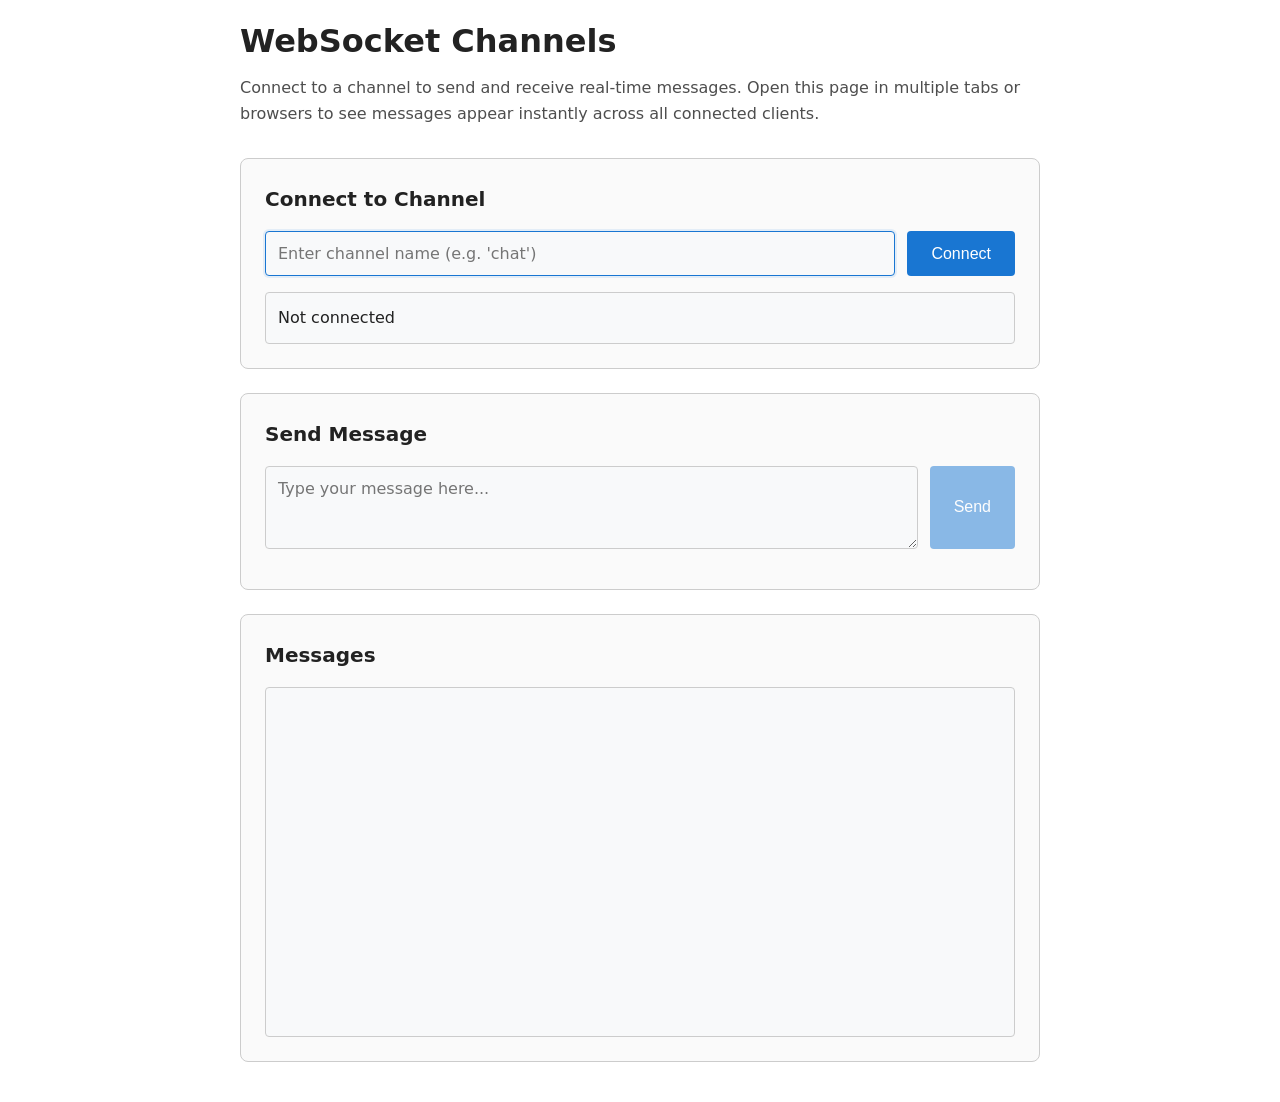
<file: channels-examples/index.html>
<!DOCTYPE html>
<html>
  <head>
    <meta charset="utf-8" />
    <meta name="viewport" content="width=device-width,initial-scale=1" />
    <title>WebSocket Channels Example</title>
    <link rel="stylesheet" href="https://pyscript.net/releases/2025.11.2/core.css">
    <script type="module" src="https://pyscript.net/releases/2025.11.2/core.js"></script>
    <link rel="stylesheet" href="style.css">
  </head>
  <body>
    <main>
      <h1>WebSocket Channels</h1>
      <p class="intro">
        Connect to a channel to send and receive real-time messages.
        Open this page in multiple tabs or browsers to see messages appear
        instantly across all connected clients.
      </p>

      <section class="connection">
        <h2>Connect to Channel</h2>
        <div class="input-group">
          <input
            type="text"
            id="channel-input"
            placeholder="Enter channel name (e.g. 'chat')"
            autofocus
          />
          <button id="connect-button">Connect</button>
        </div>
        <div id="status" class="status">Not connected</div>
      </section>

      <section class="messaging">
        <h2>Send Message</h2>
        <div class="input-group">
          <textarea
            id="message-input"
            placeholder="Type your message here..."
            rows="3"
            disabled
          ></textarea>
          <button id="send-button" disabled>Send</button>
        </div>
      </section>

      <section class="output-section">
        <h2>Messages</h2>
        <div id="output" class="output"></div>
      </section>
    </main>

    <script type="mpy" src="./main.py"></script>
  </body>
</html>
</file>
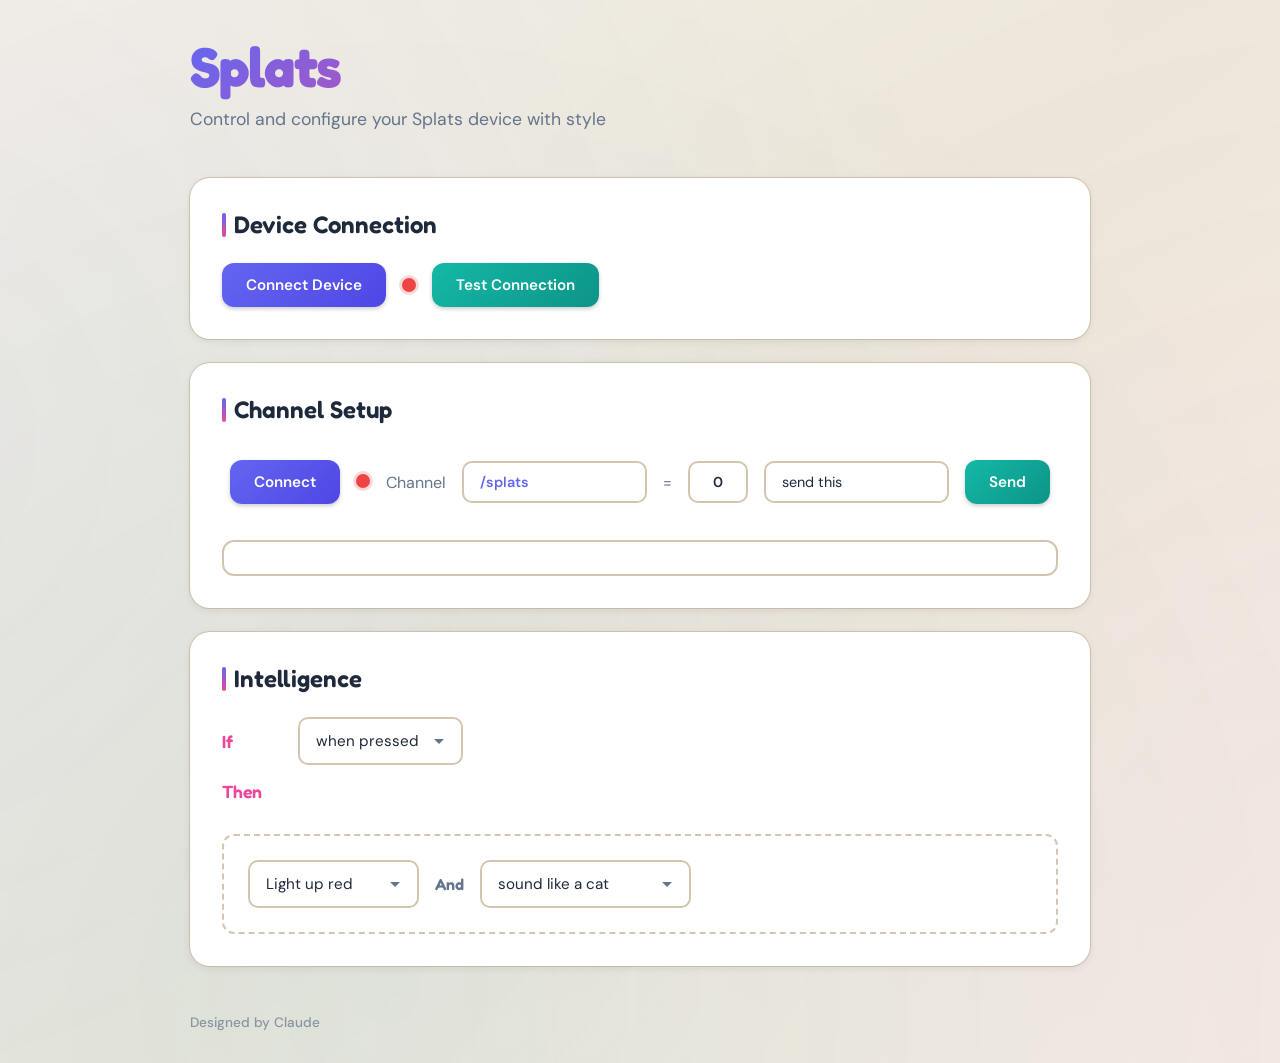
<file: If_Splats/index.html>
<!DOCTYPE html>
<html lang="en">
<head>
    <title>If Splats</title>
    <!-- Recommended meta tags -->
    <meta charset="UTF-8">
    <meta name="viewport" content="width=device-width,initial-scale=1.0">
    <!-- PyScript CSS -->
    <link rel="stylesheet" href="https://pyscript.net/releases/2026.2.1/core.css">
    <!-- This script tag bootstraps PyScript -->
    <script type="module" src="https://pyscript.net/releases/2026.2.1/core.js"></script>
    
    <!-- Google Fonts -->
    <link rel="preconnect" href="https://fonts.googleapis.com">
    <link rel="preconnect" href="https://fonts.gstatic.com" crossorigin>
    <link href="https://fonts.googleapis.com/css2?family=Fredoka:wght@400;500;600;700&family=DM+Sans:wght@400;500;600&display=swap" rel="stylesheet">

    <!-- my CSS -->
    <link rel="stylesheet" href="styles.css">

</head>
<body>
    <script type="mpy" src="./main.py" config="./pyscript.json" env='splats' setup></script>
    
    <div class="container"> 
        <h1>Splats</h1>
        <p class="subtitle">Control and configure your Splats device with style</p>
        
        <div class="card">
            <h3>Device Connection</h3>
            <div class="connection-controls">
                <button id="ble">Connect Device</button>
                <div class="status-indicator inactive" id="live"></div>
                <button id="test">Test Connection</button>
            </div>
        </div>
        
        <div class="card" id="all_things_channels">
            <h3>Channel Setup</h3>
            <table>    
                <tr>
                    <td><button id="channel_connect">Connect</button></td>
                    <td><div class="status-indicator inactive" id="liveChan"></div></td>
                    <td style="color: var(--text-secondary);">Channel</td>
                    <td><input id="topic" maxlength="50" type="text" value="/splats"></td>
                    <td style="color: var(--text-secondary); text-align: center;">=</td>
                    <td><label id="channelValue">0</label></td>
                    <td><input id="payload" maxlength="50" type="text" value="send this"></td>
                    <td><button id="send">Send</button></td>
                </tr>
            </table>
            <div id="activity"></div>
        </div>
        
        <div class="card">
            <h3>Intelligence</h3>
            <div class="intelligence-flow">
                <div class="flow-row">
                    <span class="flow-label">If</span>
                    <select id="waitfor">
                        <option value="press">when pressed</option>
                        <option value="release">when released</option>
                        <option value="chan">when channel</option>
                    </select>
                </div>
                
                <div class="flow-row">
                    <span class="flow-label">Then</span>
                </div>
                
                <div id="action">
                    <div class="action-row">
                        <select id="do_light">
                            <option value="nix">no lights</option>
                            <option value="0" selected>Light up red</option>
                            <option value="1">Light up orange</option>
                            <option value="2">Light up yellow</option>
                            <option value="3">Light up green</option>
                            <option value="4">Light up blue</option>
                            <option value="5">Light up indigo</option>
                            <option value="6">Light up violet</option>
                            <option value="7">Light up white</option>
                        </select>
                    </div>
                    <div class="action-row">
                        <span class="connector">And</span>
                        <select id="do_sound">
                            <option value="nada">no sound</option>
                            <option value="0" selected>sound like a cat</option>
                            <option value="1">sound like a chicken</option>
                            <option value="2">sound like a cow</option>
                            <option value="3">sound like a dog</option>
                            <option value="4">sound like a pig</option>
                            <option value="5">sound like a duck</option>
                            <option value="6">sound like a elephant</option>
                            <option value="7">sound like a horse</option>
                            <option value="note">play a note</option>
                        </select>
                        <div id="note-container" style="display: none;">
                            <select id="do_note">
                                <option value="1" selected>C</option>
                                <option value="2">D</option>
                                <option value="3">E</option>
                                <option value="4">F</option>
                                <option value="5">G</option>
                                <option value="6">A</option>
                                <option value="7">B</option>
                            </select>
                            
                        </div>
                    </div>
                </div>
            </div>
        </div>
        
        <div class="designer-credit">Designed by Claude</div>
    </div>
    
    <script>
        // Show/hide MIDI note input based on sound selection
        const soundSelect = document.getElementById('do_sound');
        const NoteContainer = document.getElementById('note-container');
        const NoteInput = document.getElementById('do_note');
        
        soundSelect.addEventListener('change', function() {
            if (this.value === 'note') {
                NoteContainer.style.display = 'block';
                // Trigger animation by removing and re-adding
                NoteInput.style.animation = 'none';
                setTimeout(() => {
                    NoteInput.style.animation = 'fadeIn 0.3s ease-out';
                }, 10);
                // Focus on input for better UX
                setTimeout(() => NoteInput.focus(), 100);
            } else {
                NoteContainer.style.display = 'none';
            }
        });
    </script>
    
    <script type="mpy-editor" env='splats'>
        print(await myHub.readBattery())
    </script>
</body>
</html>
</file>
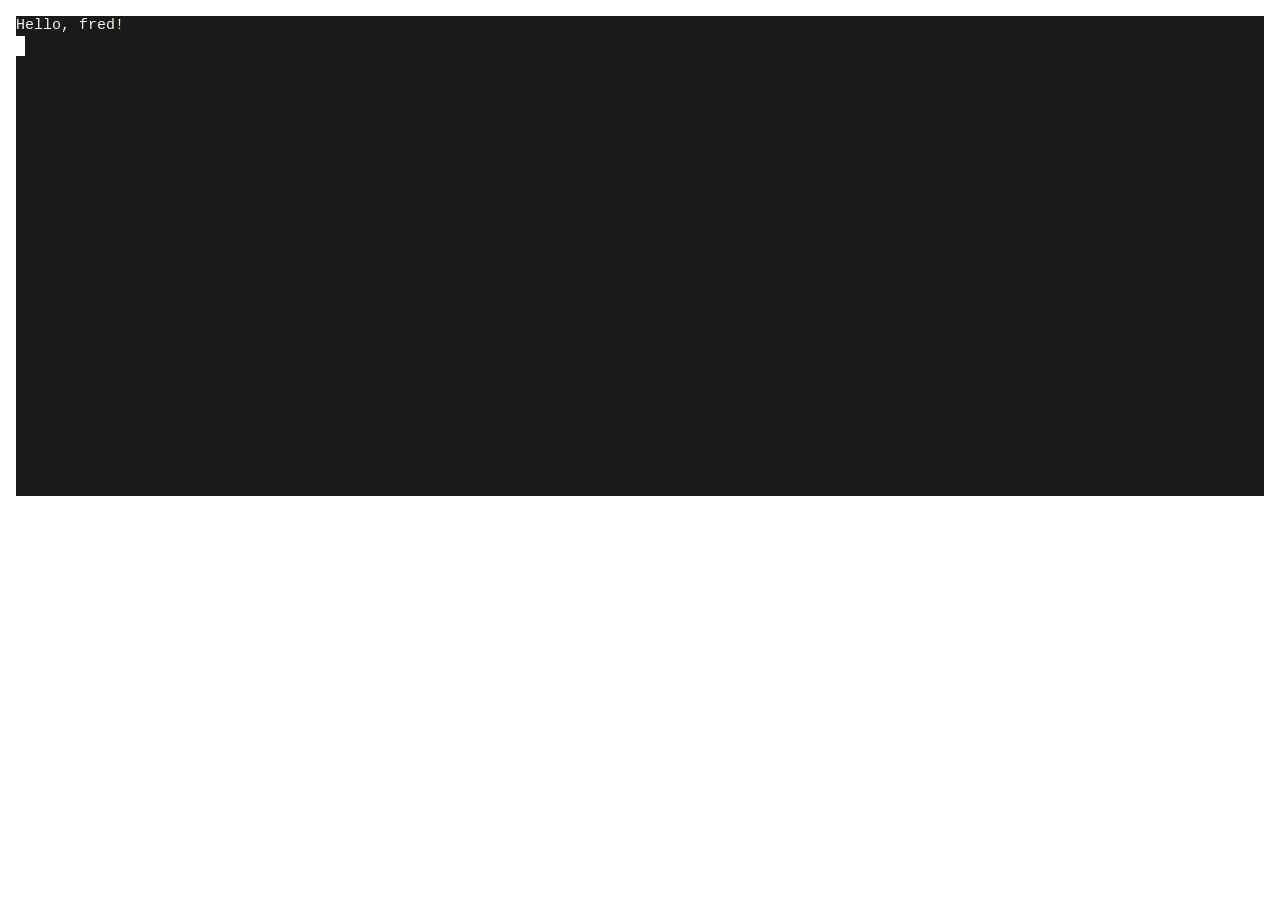
<file: my_project/index.html>
<!DOCTYPE html>
<html>
  <head>
    <meta charset="utf-8" />
    <meta name="viewport" content="width=device-width,initial-scale=1" />
    <title>my_project</title>
    <link rel="stylesheet" href="./pyscript/core.css">
    <script type="module" src="./pyscript/core.js" offline></script>
    <link rel="stylesheet" href="./style.css">
  </head>
  <body>
    <script type="mpy" src="./main.py" config="./settings.json" terminal></script>
  </body>
</html>
</file>
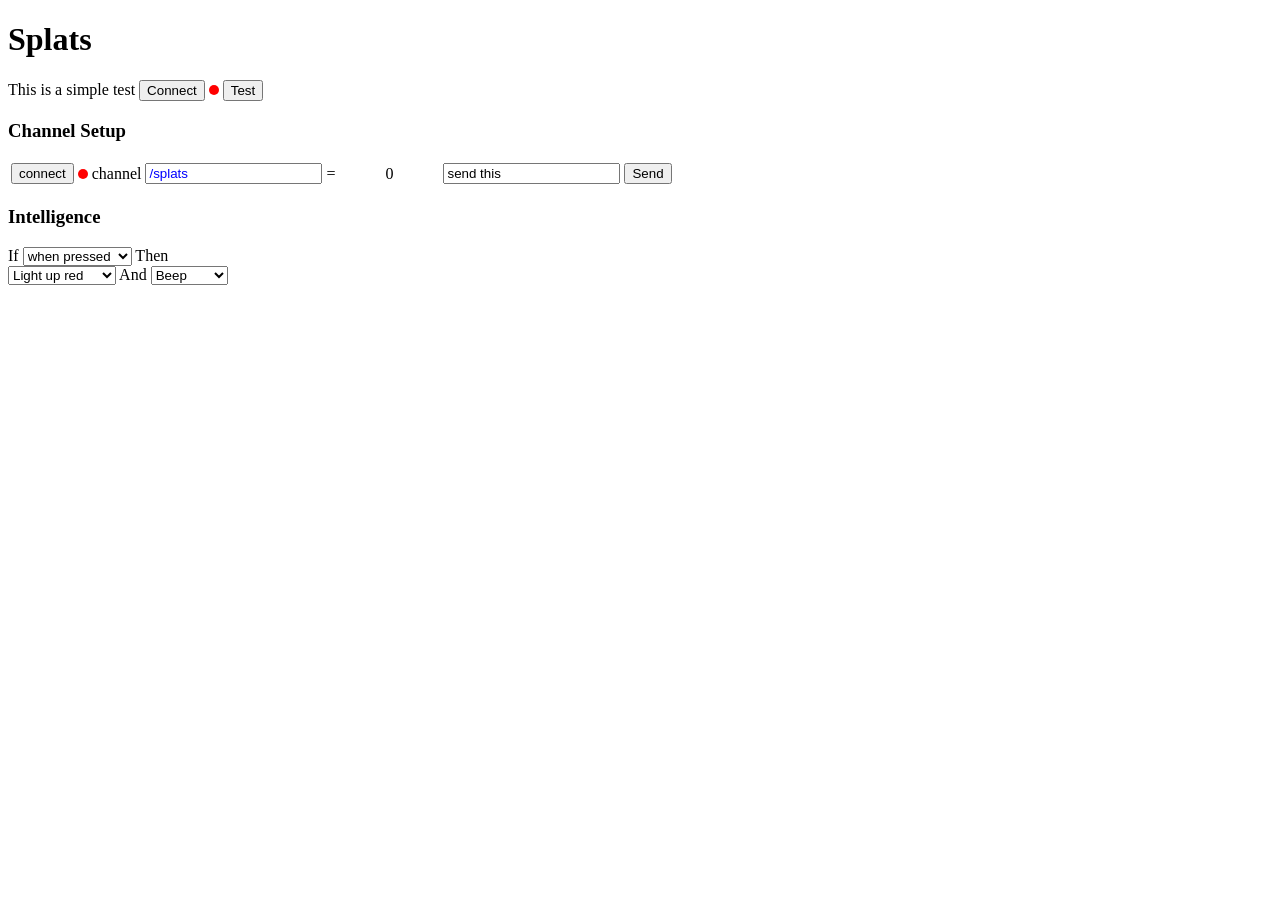
<file: If_Splats/index-copy.html>
<!DOCTYPE html>
<html lang="en">
<head>
    <title>If Splats</title>

    <!-- Recommended meta tags -->
    <meta charset="UTF-8">
    <meta name="viewport" content="width=device-width,initial-scale=1.0">

    <!-- PyScript CSS -->
    <link rel="stylesheet" href="https://pyscript.net/releases/2026.2.1/core.css">

    <!-- This script tag bootstraps PyScript -->
    <script type="module" src="https://pyscript.net/releases/2026.2.1/core.js"></script>
</head>
<body>
    <h1>Splats</h1>
    This is a simple test 
    <script type="mpy-editor" src="./main.py" config="./pyscript.toml" env='splats' setup></script>
    
    <button id = "ble">Connect</button>
    <div id = 'live' style="background-color: red; width: 10px; height: 10px; border-radius: 5px; display: inline-block;"></div>
    <button id = "test">Test</button>

    <div id='all_things_channels'>
        <h3 id = 'title'>Channel Setup</h3>
        <table>    
          <tr>
            <td><button id = 'channel_connect'>connect</button></td>
            <td><div id = 'liveChan' style="background-color: red; width: 10px; height: 10px; border-radius: 5px; display: inline-block;"></div> </td>
            <td>channel </td>
            <td><input id = 'topic' maxlength = 50 type='text' value = '/splats' style = 'color:#0000FF'></td>
            <td> = </td>
            <td style="width: 100px; text-align: center"><label id = "channelValue">0</label></td>
            <td><input id = 'payload' maxlength = 50 type='text' value = 'send this'></td>
            <td><button id = "send">Send</button></td>
          </tr>
        </table>
     <div style = 'color:#0000FF; width: 800px' id = "activity"></div>
    </div>

    <div>
        <h3>Intelligence</h3>
        If  
        <select id="waitfor">
        <option value="press">when pressed</option>
        <option value="release">when released</option>
        <option value="chan">when channel</option>
    </select>
    Then 
    <div id="action">
        <select id="do_light">
            <option value="nix">no lights</option>
            <option value="red" selected>Light up red</option>
            <option value="green">Light up green</option>
        </select>
        And
         <select id="do_sound">
            <option value="nada">no sound</option>
            <option value="beep"selected>Beep</option>
            <option value="bang">Bang</option>
        </select>
   </div>

    </div>
    <script type="mpy-editor" env='splats'>
        print(await myHub.readBattery())
        
    </script>
    </body>
</html>
</file>
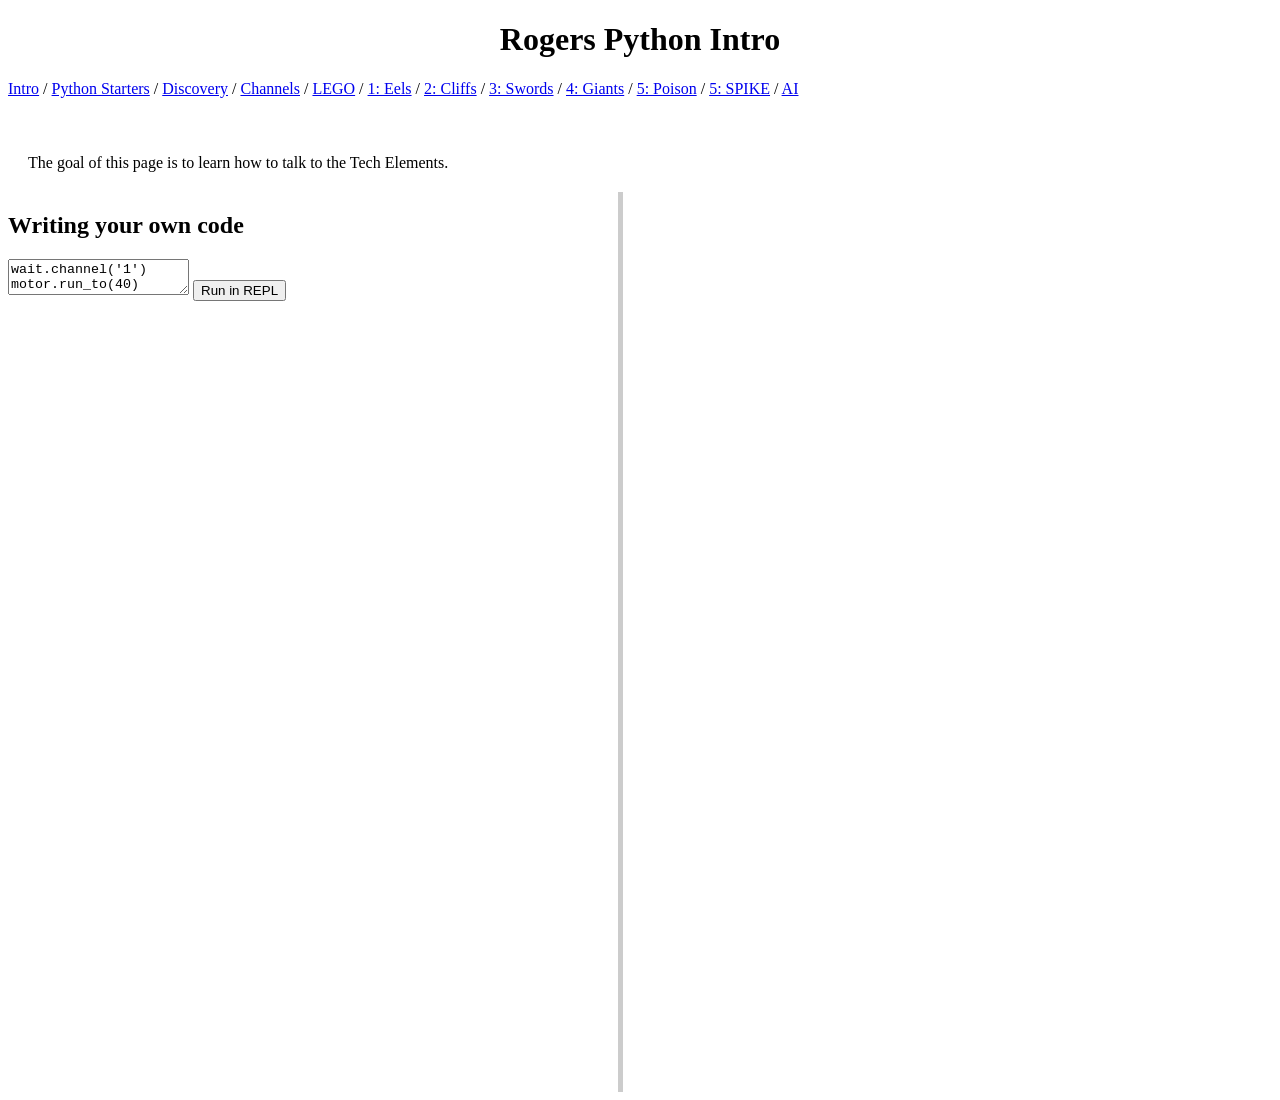
<file: testing_copy/4_techElements.html>
<!DOCTYPE html>
<html lang="en">
<head>
    <title>REPL</title>

    <!-- Recommended meta tags -->
    <meta charset="UTF-8">
    <meta name="viewport" content="width=device-width,initial-scale=1.0">

    <!-- Safari SharedArrayBuffer -->
    <!-- <script src="./safari-sab.js"></script> -->

    <!-- PyScript -->
    <link rel="stylesheet" href="https://pyscript.net/releases/2025.10.3/core.css">
    <script type="module" src="https://pyscript.net/releases/2025.10.3/core.js"></script>
    
    <!-- CodeMirror CSS -->
    <link rel="stylesheet" href="codemirror.min.css">

    <script>
        globalThis.init = Promise.withResolvers();
        globalThis.init.promise.then(utils => {
            const { xworker } = document.querySelector('[worker]');
            Object.assign(xworker.sync, utils);
        });
    </script>

</head>
<body>
    <h1 style="text-align: center;">Rogers Python Intro</h1>
    <div id="breadcrumb-container"></div>

    <div id="headertext" style="display: flex;  margin: 20px;">
The goal of this page is to learn how to talk to the Tech Elements.
    </div>

    <div id="container" style="display: flex; height: 100vh; gap: 0;">
        <div id="left" style="flex: 1; overflow: auto;">
            <div id="code" class="editor-container" >
                <h2>Writing your own code</h2>
                <textarea id="code-editor" >
wait.channel('1')
motor.run_to(40)
wait.time(2)
motor.run_to(0)
wait.time(2)
channel.send('2')
</textarea>
                <button id="REPLRun">Run in REPL</button>
                <script type="mpy-editor" env = 'image'>
import asyncio
import time
                    
async def test():
    motor.run_left(20)
	await asyncio.sleep(2)
    motor.stop()
    
    
    
    

    
loop = asyncio.get_event_loop()
task = asyncio.wait_for(test(), timeout=6)
loop.create_task(task)
                </script>
            </div>
        </div>
        <div id="divider" style="width: 5px; background-color: #ccc; cursor: col-resize;"></div>
        <div id="right" style="flex: 1; overflow: auto; padding: 20px;">
            <div id='all_things_channels'></div>
            <script type="mpy" src="./main.py" config="./pyscript.json" env = 'image'></script>

            <script id="python-terminal" type="mpy" src="./4_techElements.py" config="./pyscript.json" style="width: 50px" env = 'george' terminal worker></script>
            <div id='hub1'></div>
            <div id='hub2'></div>
        </div>
    </div>
<!-- CodeMirror JS -->
    <script src="codemirror.min.js"></script>
    <script src="python.min.js"></script>
    
    <script src="scripts.js"></script>    
    <!-- <script type="module" src="./call.js" </script> -->
     
</body>
</html>
</file>
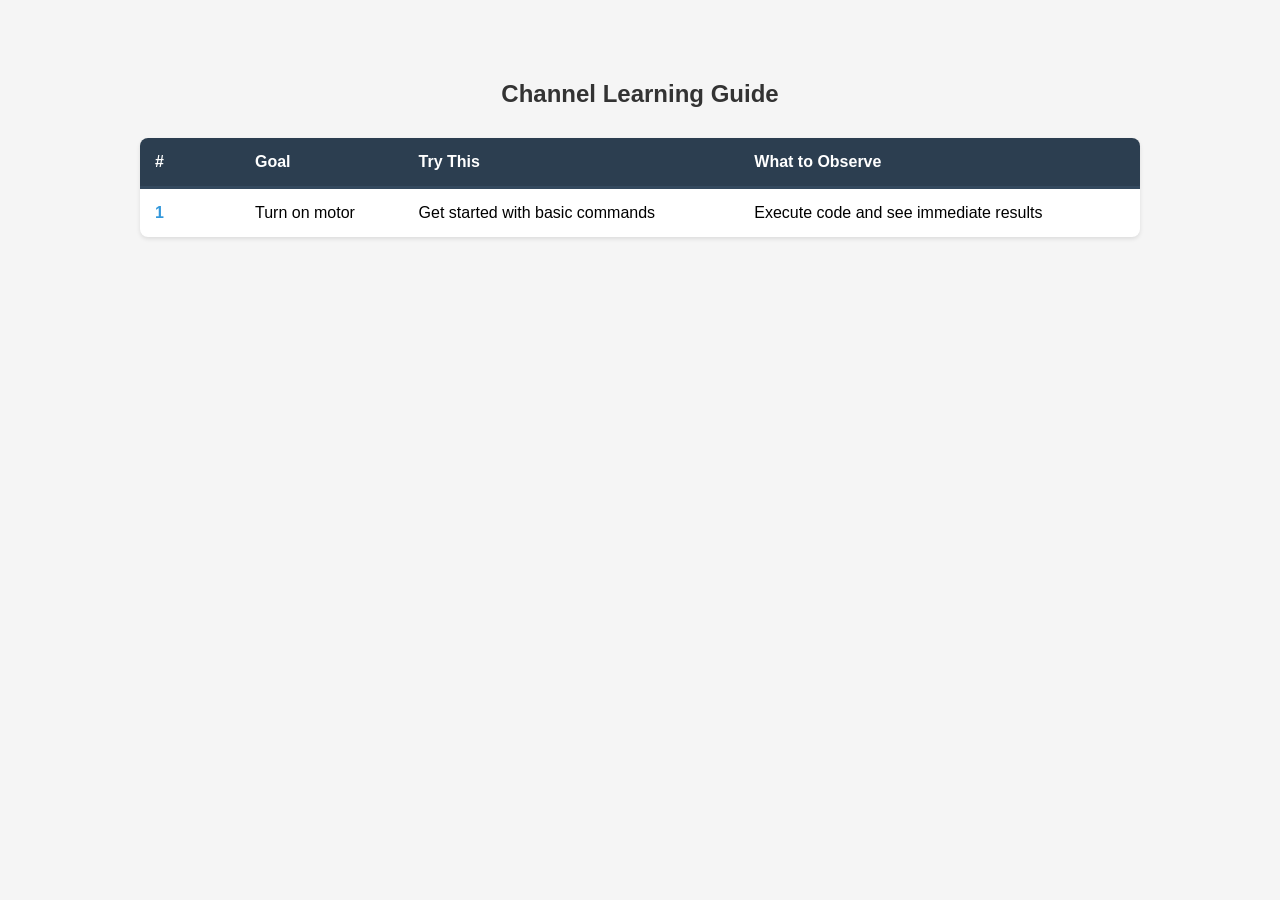
<file: testing_copy/channel.html>
<!DOCTYPE html>
<html lang="en">
<head>
    <meta charset="UTF-8">
    <meta name="viewport" content="width=device-width, initial-scale=1.0">
    <title>Channel Learning Guide</title>
    <style>
        body {
            font-family: -apple-system, BlinkMacSystemFont, 'Segoe UI', Roboto, 'Helvetica Neue', Arial, sans-serif;
            max-width: 1000px;
            margin: 40px auto;
            padding: 20px;
            background-color: #f5f5f5;
        }
        h2 {
            color: #333;
            text-align: center;
            margin-bottom: 30px;
        }
        table {
            width: 100%;
            border-collapse: collapse;
            background-color: white;
            box-shadow: 0 2px 4px rgba(0,0,0,0.1);
            border-radius: 8px;
            overflow: hidden;
        }
        th {
            background-color: #2c3e50;
            color: white;
            padding: 15px;
            text-align: left;
            font-weight: 600;
            border-bottom: 3px solid #34495e;
        }
        td {
            padding: 15px;
            border-bottom: 1px solid #ecf0f1;
        }
        tr:last-child td {
            border-bottom: none;
        }
        tr:hover {
            background-color: #f9f9f9;
        }
        .task-num {
            color: #3498db;
            font-weight: 600;
            width: 10%;
        }
        .command {
            font-family: 'Monaco', 'Menlo', 'Consolas', monospace;
            background-color: #f4f4f4;
            padding: 5px 10px;
            border-radius: 4px;
            color: #c7254e;
        }    
    </style>
</head>
<body>
    <h2>Channel Learning Guide</h2>
    <table>
        <thead>
            <tr>
                <th>#</th>
                <th>Goal</th>
                <th>Try This</th>
                <th>What to Observe</th>
            </tr>
        </thead>
        <tbody>
            <tr>
                <td class="task-num">1</td>
                <td>Turn on motor</td>
                <td>Get started with basic commands</td>
                <td>Execute code and see immediate results</td>
            </tr>

        </tbody>
    </table>
</body>
</html>
</file>
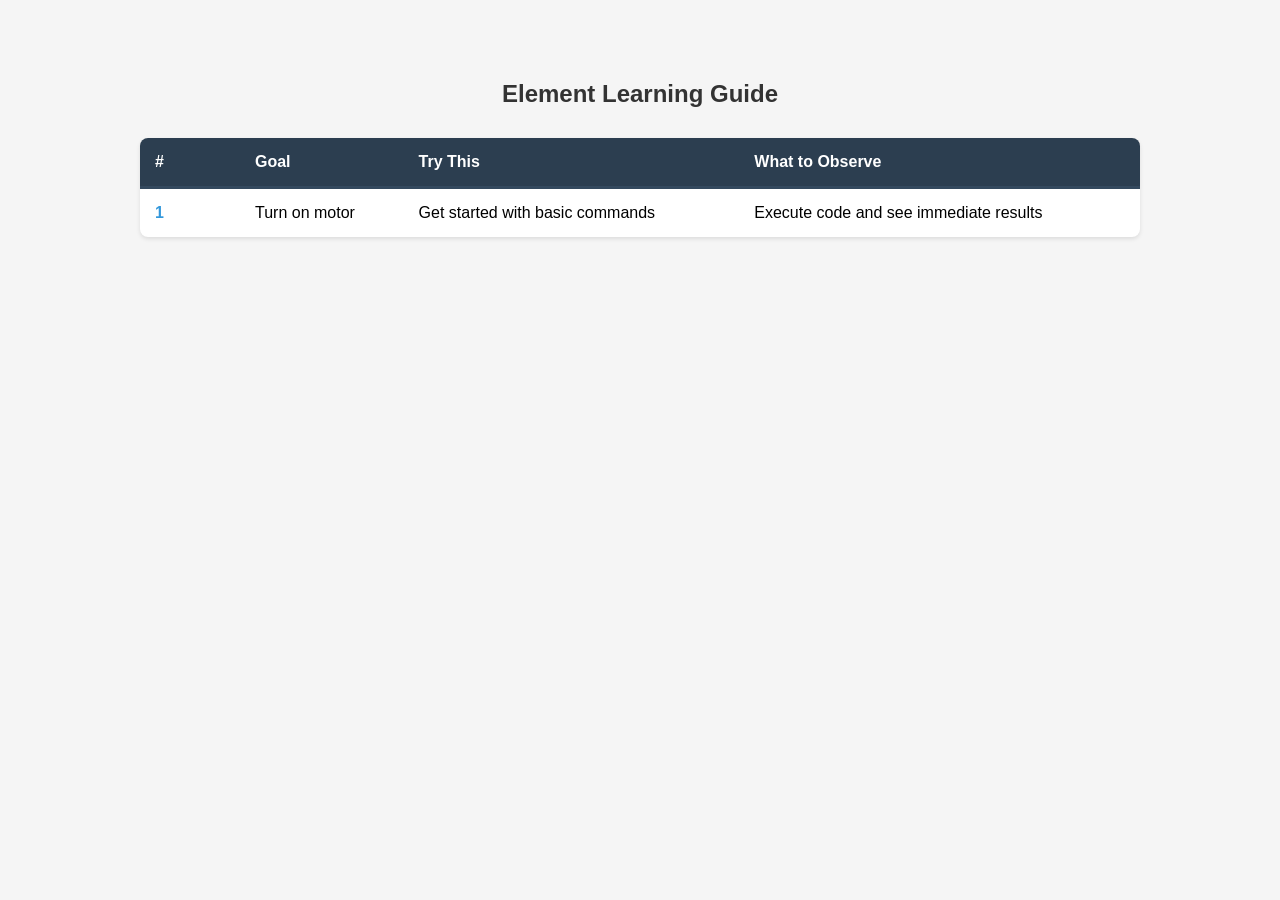
<file: testing_copy/element.html>
<!DOCTYPE html>
<html lang="en">
<head>
    <meta charset="UTF-8">
    <meta name="viewport" content="width=device-width, initial-scale=1.0">
    <title>Tech Element Learning Guide</title>
    <style>
        body {
            font-family: -apple-system, BlinkMacSystemFont, 'Segoe UI', Roboto, 'Helvetica Neue', Arial, sans-serif;
            max-width: 1000px;
            margin: 40px auto;
            padding: 20px;
            background-color: #f5f5f5;
        }
        h2 {
            color: #333;
            text-align: center;
            margin-bottom: 30px;
        }
        table {
            width: 100%;
            border-collapse: collapse;
            background-color: white;
            box-shadow: 0 2px 4px rgba(0,0,0,0.1);
            border-radius: 8px;
            overflow: hidden;
        }
        th {
            background-color: #2c3e50;
            color: white;
            padding: 15px;
            text-align: left;
            font-weight: 600;
            border-bottom: 3px solid #34495e;
        }
        td {
            padding: 15px;
            border-bottom: 1px solid #ecf0f1;
        }
        tr:last-child td {
            border-bottom: none;
        }
        tr:hover {
            background-color: #f9f9f9;
        }
        .task-num {
            color: #3498db;
            font-weight: 600;
            width: 10%;
        }
        .command {
            font-family: 'Monaco', 'Menlo', 'Consolas', monospace;
            background-color: #f4f4f4;
            padding: 5px 10px;
            border-radius: 4px;
            color: #c7254e;
        }    
    </style>
</head>
<body>
    <h2>Element Learning Guide</h2>
    <table>
        <thead>
            <tr>
                <th>#</th>
                <th>Goal</th>
                <th>Try This</th>
                <th>What to Observe</th>
            </tr>
        </thead>
        <tbody>
            <tr>
                <td class="task-num">1</td>
                <td>Turn on motor</td>
                <td>Get started with basic commands</td>
                <td>Execute code and see immediate results</td>
            </tr>

        </tbody>
    </table>
</body>
</html>
</file>
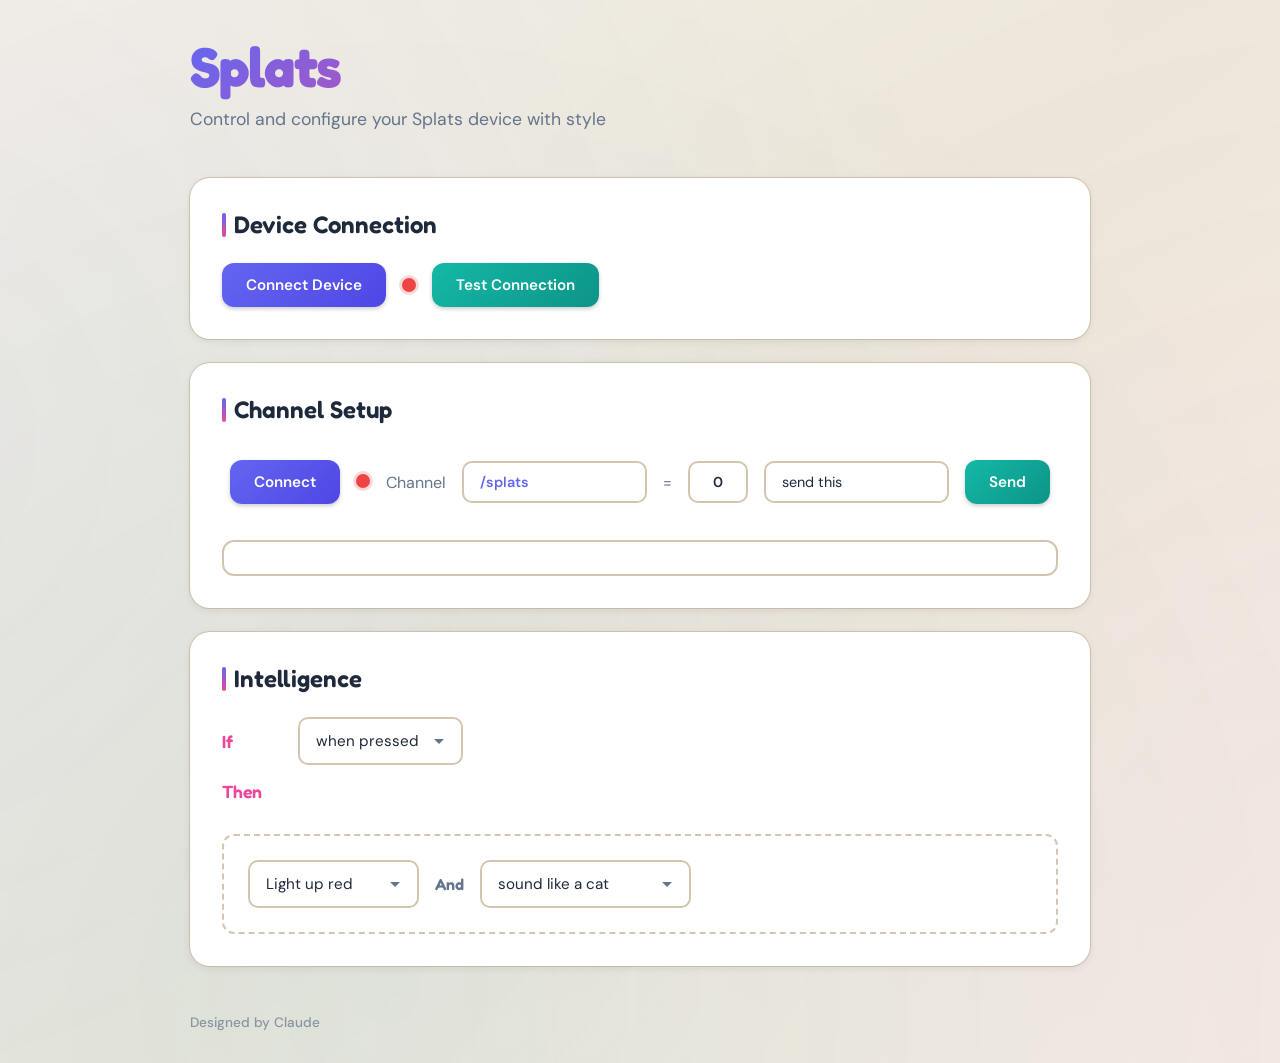
<file: If_Splats/notused/index-copy.html>
<!DOCTYPE html>
<html lang="en">
<head>
    <title>If Splats</title>
    <!-- Recommended meta tags -->
    <meta charset="UTF-8">
    <meta name="viewport" content="width=device-width,initial-scale=1.0">
    <!-- PyScript CSS -->
    <link rel="stylesheet" href="https://pyscript.net/releases/2026.2.1/core.css">
    <!-- This script tag bootstraps PyScript -->
    <script type="module" src="https://pyscript.net/releases/2026.2.1/core.js"></script>
    
    <!-- Google Fonts -->
    <link rel="preconnect" href="https://fonts.googleapis.com">
    <link rel="preconnect" href="https://fonts.gstatic.com" crossorigin>
    <link href="https://fonts.googleapis.com/css2?family=Fredoka:wght@400;500;600;700&family=DM+Sans:wght@400;500;600&display=swap" rel="stylesheet">
    
    <style>
        :root {
            --primary: #6366f1;
            --primary-dark: #4f46e5;
            --secondary: #ec4899;
            --accent: #14b8a6;
            --success: #10b981;
            --danger: #ef4444;
            --bg-primary: #f5f1e8;
            --bg-secondary: #ede8db;
            --bg-card: #ffffff;
            --text-primary: #1e293b;
            --text-secondary: #64748b;
            --border: #d4c5b0;
            --shadow: rgba(0, 0, 0, 0.1);
        }
        
        * {
            margin: 0;
            padding: 0;
            box-sizing: border-box;
        }
        
        body {
            font-family: 'DM Sans', sans-serif;
            background: linear-gradient(135deg, #f5f1e8 0%, #ede8db 50%, #f5f1e8 100%);
            color: var(--text-primary);
            min-height: 100vh;
            padding: 2rem;
            position: relative;
            overflow-x: hidden;
        }
        
        /* Animated background effect */
        body::before {
            content: '';
            position: fixed;
            top: -50%;
            left: -50%;
            width: 200%;
            height: 200%;
            background: radial-gradient(circle at 20% 50%, rgba(99, 102, 241, 0.06) 0%, transparent 50%),
                        radial-gradient(circle at 80% 80%, rgba(236, 72, 153, 0.06) 0%, transparent 50%),
                        radial-gradient(circle at 40% 80%, rgba(20, 184, 166, 0.06) 0%, transparent 50%);
            animation: drift 20s ease-in-out infinite;
            pointer-events: none;
            z-index: 0;
        }
        
        @keyframes drift {
            0%, 100% { transform: translate(0, 0) rotate(0deg); }
            33% { transform: translate(5%, -5%) rotate(1deg); }
            66% { transform: translate(-5%, 5%) rotate(-1deg); }
        }
        
        .container {
            max-width: 900px;
            margin: 0 auto;
            position: relative;
            z-index: 1;
        }
        
        h1 {
            font-family: 'Fredoka', sans-serif;
            font-size: 3.5rem;
            font-weight: 700;
            background: linear-gradient(135deg, var(--primary) 0%, var(--secondary) 50%, var(--accent) 100%);
            -webkit-background-clip: text;
            -webkit-text-fill-color: transparent;
            background-clip: text;
            margin-bottom: 0.5rem;
            animation: fadeInDown 0.6s ease-out;
            letter-spacing: -0.02em;
        }
        
        .subtitle {
            font-size: 1.1rem;
            color: var(--text-secondary);
            margin-bottom: 3rem;
            animation: fadeInUp 0.6s ease-out 0.1s both;
        }
        
        @keyframes fadeInDown {
            from {
                opacity: 0;
                transform: translateY(-20px);
            }
            to {
                opacity: 1;
                transform: translateY(0);
            }
        }
        
        @keyframes fadeInUp {
            from {
                opacity: 0;
                transform: translateY(20px);
            }
            to {
                opacity: 1;
                transform: translateY(0);
            }
        }
        
        .card {
            background: var(--bg-card);
            border-radius: 20px;
            padding: 2rem;
            margin-bottom: 1.5rem;
            box-shadow: 0 2px 8px rgba(0, 0, 0, 0.08), 0 0 0 1px var(--border);
            animation: fadeInUp 0.6s ease-out both;
            transition: transform 0.2s ease, box-shadow 0.2s ease;
        }
        
        .card:nth-child(2) { animation-delay: 0.1s; }
        .card:nth-child(3) { animation-delay: 0.2s; }
        .card:nth-child(4) { animation-delay: 0.3s; }
        
        .card:hover {
            transform: translateY(-2px);
            box-shadow: 0 4px 16px rgba(0, 0, 0, 0.12), 0 0 0 1px var(--border);
        }
        
        .card h3 {
            font-family: 'Fredoka', sans-serif;
            font-size: 1.5rem;
            font-weight: 600;
            margin-bottom: 1.5rem;
            color: var(--text-primary);
            display: flex;
            align-items: center;
            gap: 0.5rem;
        }
        
        .card h3::before {
            content: '';
            width: 4px;
            height: 24px;
            background: linear-gradient(180deg, var(--primary), var(--secondary));
            border-radius: 2px;
        }
        
        /* Connection Controls */
        .connection-controls {
            display: flex;
            gap: 1rem;
            align-items: center;
            flex-wrap: nowrap;
        }
        
        button {
            font-family: 'DM Sans', sans-serif;
            font-weight: 600;
            padding: 0.75rem 1.5rem;
            border-radius: 12px;
            border: none;
            cursor: pointer;
            font-size: 0.95rem;
            transition: all 0.2s ease;
            box-shadow: 0 2px 4px rgba(0, 0, 0, 0.2);
            position: relative;
            overflow: hidden;
        }
        
        button::before {
            content: '';
            position: absolute;
            top: 50%;
            left: 50%;
            width: 0;
            height: 0;
            border-radius: 50%;
            background: rgba(255, 255, 255, 0.2);
            transform: translate(-50%, -50%);
            transition: width 0.4s ease, height 0.4s ease;
        }
        
        button:hover::before {
            width: 300px;
            height: 300px;
        }
        
        button:active {
            transform: scale(0.98);
        }
        
        #ble, #channel_connect {
            background: linear-gradient(135deg, var(--primary), var(--primary-dark));
            color: white;
        }
        
        #ble:hover, #channel_connect:hover {
            box-shadow: 0 4px 12px rgba(99, 102, 241, 0.4);
        }
        
        #test, #send {
            background: linear-gradient(135deg, var(--accent), #0d9488);
            color: white;
        }
        
        #test:hover, #send:hover {
            box-shadow: 0 4px 12px rgba(20, 184, 166, 0.4);
        }
        
        /* Status Indicators */
        .status-indicator {
            width: 14px;
            height: 14px;
            border-radius: 50%;
            display: inline-block;
            position: relative;
            box-shadow: 0 0 0 3px rgba(239, 68, 68, 0.2);
            transition: all 0.3s ease;
        }
        
        .status-indicator.inactive {
            background-color: var(--danger);
            animation: pulse-red 2s ease-in-out infinite;
        }
        
        .status-indicator.active {
            background-color: var(--success);
            box-shadow: 0 0 0 3px rgba(16, 185, 129, 0.3);
            animation: pulse-green 2s ease-in-out infinite;
        }
        
        @keyframes pulse-red {
            0%, 100% {
                box-shadow: 0 0 0 3px rgba(239, 68, 68, 0.2);
            }
            50% {
                box-shadow: 0 0 0 6px rgba(239, 68, 68, 0.1);
            }
        }
        
        @keyframes pulse-green {
            0%, 100% {
                box-shadow: 0 0 0 3px rgba(16, 185, 129, 0.3);
            }
            50% {
                box-shadow: 0 0 0 6px rgba(16, 185, 129, 0.15);
            }
        }
        
        /* Channel Setup Table */
        table {
            width: 100%;
            border-collapse: separate;
            border-spacing: 0;
        }
        
        td {
            padding: 0.75rem 0.5rem;
            vertical-align: middle;
        }
        
        input[type="text"] {
            font-family: 'DM Sans', monospace;
            padding: 0.625rem 1rem;
            border-radius: 10px;
            border: 2px solid var(--border);
            background: var(--bg-card);
            color: var(--text-primary);
            font-size: 0.9rem;
            transition: all 0.2s ease;
            width: 100%;
        }
        
        input[type="text"]:focus {
            outline: none;
            border-color: var(--primary);
            box-shadow: 0 0 0 3px rgba(99, 102, 241, 0.1);
        }
        
        #topic {
            color: var(--primary) !important;
            font-weight: 600;
        }
        
        #channelValue {
            display: inline-block;
            padding: 0.625rem 1rem;
            background: var(--bg-card);
            color: var(--text-primary);
            border: 2px solid var(--border);
            border-radius: 10px;
            font-weight: 600;
            font-size: 0.9rem;
            font-family: 'DM Sans', monospace;
            min-width: 60px;
            text-align: center;
        }
        
        #activity {
            margin-top: 1.5rem;
            padding: 1rem;
            background: var(--bg-card);
            border-radius: 12px;
            border: 2px solid var(--border);
            color: var(--primary);
            font-family: 'DM Sans', monospace;
            font-size: 0.85rem;
            line-height: 1.6;
            max-height: 200px;
            overflow-y: auto;
        }
        
        /* Intelligence Section */
        .intelligence-flow {
            display: flex;
            flex-direction: column;
            gap: 1rem;
        }
        
        .flow-row {
            display: flex;
            align-items: center;
            gap: 1rem;
            flex-wrap: wrap;
        }
        
        .flow-label {
            font-weight: 600;
            color: var(--secondary);
            font-family: 'Fredoka', sans-serif;
            font-size: 1.1rem;
            min-width: 60px;
        }
        
        select {
            font-family: 'DM Sans', sans-serif;
            padding: 0.75rem 1rem;
            border-radius: 10px;
            border: 2px solid var(--border);
            background: var(--bg-card);
            color: var(--text-primary);
            font-size: 0.95rem;
            cursor: pointer;
            transition: all 0.2s ease;
            appearance: none;
            background-image: url("data:image/svg+xml,%3Csvg xmlns='http://www.w3.org/2000/svg' width='12' height='12' viewBox='0 0 12 12'%3E%3Cpath fill='%2364748b' d='M6 9L1 4h10z'/%3E%3C/svg%3E");
            background-repeat: no-repeat;
            background-position: right 1rem center;
            padding-right: 2.5rem;
        }
        
        select:hover {
            border-color: var(--primary);
        }
        
        select:focus {
            outline: none;
            border-color: var(--primary);
            box-shadow: 0 0 0 3px rgba(99, 102, 241, 0.1);
        }
        
        #action {
            display: flex;
            flex-direction: row;
            gap: 1rem;
            align-items: center;
            flex-wrap: wrap;
            padding: 1.5rem;
            background: var(--bg-card);
            border-radius: 12px;
            border: 2px dashed var(--border);
            margin-top: 1rem;
        }
        
        .action-row {
            display: flex;
            align-items: center;
            gap: 1rem;
        }
        
        .connector {
            color: var(--text-secondary);
            font-weight: 600;
            font-family: 'Fredoka', sans-serif;
        }
        
        /* Responsive */
        @media (max-width: 768px) {
            body {
                padding: 1rem;
            }
            
            h1 {
                font-size: 2.5rem;
            }
            
            .card {
                padding: 1.5rem;
            }
            
            .connection-controls {
                gap: 0.75rem;
            }
            
            .connection-controls button {
                padding: 0.625rem 1rem;
                font-size: 0.85rem;
            }
            
            table {
                font-size: 0.85rem;
            }
            
            td {
                padding: 0.5rem 0.25rem;
            }
        }
        
        /* Custom scrollbar */
        ::-webkit-scrollbar {
            width: 8px;
            height: 8px;
        }
        
        ::-webkit-scrollbar-track {
            background: var(--bg-secondary);
            border-radius: 4px;
        }
        
        ::-webkit-scrollbar-thumb {
            background: var(--border);
            border-radius: 4px;
        }
        
        ::-webkit-scrollbar-thumb:hover {
            background: var(--primary);
        }
        
        /* Designer credit */
        .designer-credit {
            margin-top: 3rem;
            font-size: 0.85rem;
            color: var(--text-secondary);
            font-weight: 500;
            opacity: 0.7;
            transition: opacity 0.2s ease;
        }
        
        .designer-credit:hover {
            opacity: 1;
        }
    </style>
</head>
<body>
    <script type="mpy-editor" src="./main.py" config="./pyscript.toml" env='splats' setup></script>
    
    <div class="container">
        <h1>Splats</h1>
        <p class="subtitle">Control and configure your Splats device with style</p>
        
        <div class="card">
            <h3>Device Connection</h3>
            <div class="connection-controls">
                <button id="ble">Connect Device</button>
                <div class="status-indicator inactive" id="live"></div>
                <button id="test">Test Connection</button>
            </div>
        </div>
        
        <div class="card" id="all_things_channels">
            <h3>Channel Setup</h3>
            <table>    
                <tr>
                    <td><button id="channel_connect">Connect</button></td>
                    <td><div class="status-indicator inactive" id="liveChan"></div></td>
                    <td style="color: var(--text-secondary);">Channel</td>
                    <td><input id="topic" maxlength="50" type="text" value="/splats"></td>
                    <td style="color: var(--text-secondary); text-align: center;">=</td>
                    <td><label id="channelValue">0</label></td>
                    <td><input id="payload" maxlength="50" type="text" value="send this"></td>
                    <td><button id="send">Send</button></td>
                </tr>
            </table>
            <div id="activity"></div>
        </div>
        
        <div class="card">
            <h3>Intelligence</h3>
            <div class="intelligence-flow">
                <div class="flow-row">
                    <span class="flow-label">If</span>
                    <select id="waitfor">
                        <option value="press">when pressed</option>
                        <option value="release">when released</option>
                        <option value="chan">when channel</option>
                    </select>
                </div>
                
                <div class="flow-row">
                    <span class="flow-label">Then</span>
                </div>
                
                <div id="action">
                    <div class="action-row">
                        <select id="do_light">
                            <option value="nix">no lights</option>
                            <option value="0" selected>Light up red</option>
                            <option value="1" >Light up orange</option>
                            <option value="2" >Light up yellow</option>
                            <option value="3" >Light up green</option>
                            <option value="4" >Light up blue</option>
                            <option value="5" >Light up indigo</option>
                            <option value="6" >Light up violet</option>
                            <option value="7" >Light up white</option>

                        </select>
                    </div>
                    <div class="action-row">
                        <span class="connector">And</span>
                        <select id="do_sound">
                            <option value="nada">no sound</option>
                            <option value="0" selected>sound like a cat</option>
                            <option value="1">sound like a chicken</option>
                            <option value="2">sound like a cow</option>
                            <option value="3">sound like a dog</option>
                            <option value="4">sound like a pig</option>
                            <option value="5">sound like a duck</option>
                            <option value="6">sound like a elephant</option>
                            <option value="7">sound like a horse</option>
                        </select>
                    </div>
                </div>
            </div>
        </div>
        
        <div class="designer-credit">Designed by Claude</div>
    </div>
    
    <script type="mpy-editor" env='splats'>
        print(await myHub.readBattery())
    </script>
</body>
</html>
</file>
<file: channels-examples/style.css>
/* Reset and base styles. */
* {
  margin: 0;
  padding: 0;
  box-sizing: border-box;
}

/* Root variables for theming. */
:root {
  --background-colour: #ffffff;
  --text-colour: #222222;
  --border-colour: #cccccc;
  --input-background: #f8f9fa;
  --button-bg: #1976d2;
  --button-text: #ffffff;
  --button-hover: #1565c0;
  --success-colour: #388e3c;
  --error-colour: #d32f2f;
  --message-sent-bg: #e3f2fd;
  --message-received-bg: #f1f8e9;
  --section-bg: #fafafa;
  --padding: 1rem;
}

/* Dark mode detection. */
@media (prefers-color-scheme: dark) {
  :root {
    --background-colour: #1a1a1a;
    --text-colour: #e0e0e0;
    --border-colour: #444444;
    --input-background: #2a2a2a;
    --button-bg: #42a5f5;
    --button-text: #000000;
    --button-hover: #64b5f6;
    --success-colour: #66bb6a;
    --error-colour: #ef5350;
    --message-sent-bg: #1e3a5f;
    --message-received-bg: #2d4a2c;
    --section-bg: #252525;
  }
}

/* Base typography and layout. */
body {
  font-family: system-ui, -apple-system, sans-serif;
  background-color: var(--background-colour);
  color: var(--text-colour);
  line-height: 1.6;
  padding: var(--padding);
  min-height: 100vh;
}

/* Main container. */
main {
  max-width: 800px;
  margin: 0 auto;
}

/* Typography. */
h1 {
  font-size: 2rem;
  margin-bottom: 0.5rem;
  color: var(--text-colour);
}

h2 {
  font-size: 1.25rem;
  margin-bottom: 1rem;
  color: var(--text-colour);
}

.intro {
  margin-bottom: 2rem;
  color: var(--text-colour);
  opacity: 0.8;
}

/* Sections. */
section {
  background-color: var(--section-bg);
  border: 1px solid var(--border-colour);
  border-radius: 8px;
  padding: 1.5rem;
  margin-bottom: 1.5rem;
}

/* Input groups. */
.input-group {
  display: flex;
  gap: 0.75rem;
  margin-bottom: 1rem;
}

input[type="text"],
textarea {
  flex: 1;
  padding: 0.75rem;
  border: 1px solid var(--border-colour);
  border-radius: 4px;
  background-color: var(--input-background);
  color: var(--text-colour);
  font-size: 1rem;
  font-family: inherit;
}

input[type="text"]:focus,
textarea:focus {
  outline: none;
  border-color: var(--button-bg);
  box-shadow: 0 0 0 2px rgba(25, 118, 210, 0.1);
}

textarea {
  resize: vertical;
  min-height: 80px;
}

/* Buttons. */
button {
  padding: 0.75rem 1.5rem;
  background-color: var(--button-bg);
  color: var(--button-text);
  border: none;
  border-radius: 4px;
  font-size: 1rem;
  font-weight: 500;
  cursor: pointer;
  transition: background-color 0.2s;
  white-space: nowrap;
}

button:hover:not(:disabled) {
  background-color: var(--button-hover);
}

button:disabled {
  opacity: 0.5;
  cursor: not-allowed;
}

/* Status indicator. */
.status {
  padding: 0.75rem;
  border-radius: 4px;
  font-weight: 500;
  background-color: var(--input-background);
  border: 1px solid var(--border-colour);
}

.status.connected {
  background-color: var(--success-colour);
  color: white;
  border-color: var(--success-colour);
}

.status.error {
  background-color: var(--error-colour);
  color: white;
  border-color: var(--error-colour);
}

/* Output section. */
.output-section {
  min-height: 400px;
}

.output {
  background-color: var(--input-background);
  border: 1px solid var(--border-colour);
  border-radius: 4px;
  padding: 1rem;
  min-height: 350px;
  max-height: 500px;
  overflow-y: auto;
  display: flex;
  flex-direction: column;
  gap: 0.75rem;
}

/* Messages. */
.message {
  padding: 0.75rem;
  border-radius: 8px;
  max-width: 80%;
  word-wrap: break-word;
}

.message.sent {
  background-color: var(--message-sent-bg);
  align-self: flex-end;
  text-align: right;
}

.message.received {
  background-color: var(--message-received-bg);
  align-self: flex-start;
}

.message-text {
  display: block;
  white-space: pre-wrap;
}

/* Responsive breakpoints. */
@media (max-width: 768px) {
  :root {
    --padding: 0.75rem;
  }

  body {
    font-size: 0.9rem;
  }

  h1 {
    font-size: 1.5rem;
  }

  h2 {
    font-size: 1.1rem;
  }

  .input-group {
    flex-direction: column;
  }

  button {
    width: 100%;
  }

  .message {
    max-width: 90%;
  }
}

@media (max-width: 480px) {
  :root {
    --padding: 0.5rem;
  }

  body {
    font-size: 0.85rem;
  }

  section {
    padding: 1rem;
  }
}
</file>
<file: If_Splats/styles.css>
:root {
    --primary: #6366f1;
    --primary-dark: #4f46e5;
    --secondary: #ec4899;
    --accent: #14b8a6;
    --success: #10b981;
    --danger: #ef4444;
    --bg-primary: #f5f1e8;
    --bg-secondary: #ede8db;
    --bg-card: #ffffff;
    --text-primary: #1e293b;
    --text-secondary: #64748b;
    --border: #d4c5b0;
    --shadow: rgba(0, 0, 0, 0.1);
}

* {
    margin: 0;
    padding: 0;
    box-sizing: border-box;
}

body {
    font-family: 'DM Sans', sans-serif;
    background: linear-gradient(135deg, #f5f1e8 0%, #ede8db 50%, #f5f1e8 100%);
    color: var(--text-primary);
    min-height: 100vh;
    padding: 2rem;
    position: relative;
    overflow-x: hidden;
}

/* Animated background effect */
body::before {
    content: '';
    position: fixed;
    top: -50%;
    left: -50%;
    width: 200%;
    height: 200%;
    background: radial-gradient(circle at 20% 50%, rgba(99, 102, 241, 0.06) 0%, transparent 50%),
                radial-gradient(circle at 80% 80%, rgba(236, 72, 153, 0.06) 0%, transparent 50%),
                radial-gradient(circle at 40% 80%, rgba(20, 184, 166, 0.06) 0%, transparent 50%);
    animation: drift 20s ease-in-out infinite;
    pointer-events: none;
    z-index: 0;
}

@keyframes drift {
    0%, 100% { transform: translate(0, 0) rotate(0deg); }
    33% { transform: translate(5%, -5%) rotate(1deg); }
    66% { transform: translate(-5%, 5%) rotate(-1deg); }
}

.container {
    max-width: 900px;
    margin: 0 auto;
    position: relative;
    z-index: 1;
}

h1 {
    font-family: 'Fredoka', sans-serif;
    font-size: 3.5rem;
    font-weight: 700;
    background: linear-gradient(135deg, var(--primary) 0%, var(--secondary) 50%, var(--accent) 100%);
    -webkit-background-clip: text;
    -webkit-text-fill-color: transparent;
    background-clip: text;
    margin-bottom: 0.5rem;
    animation: fadeInDown 0.6s ease-out;
    letter-spacing: -0.02em;
}

.subtitle {
    font-size: 1.1rem;
    color: var(--text-secondary);
    margin-bottom: 3rem;
    animation: fadeInUp 0.6s ease-out 0.1s both;
}

@keyframes fadeInDown {
    from {
        opacity: 0;
        transform: translateY(-20px);
    }
    to {
        opacity: 1;
        transform: translateY(0);
    }
}

@keyframes fadeInUp {
    from {
        opacity: 0;
        transform: translateY(20px);
    }
    to {
        opacity: 1;
        transform: translateY(0);
    }
}

.card {
    background: var(--bg-card);
    border-radius: 20px;
    padding: 2rem;
    margin-bottom: 1.5rem;
    box-shadow: 0 2px 8px rgba(0, 0, 0, 0.08), 0 0 0 1px var(--border);
    animation: fadeInUp 0.6s ease-out both;
    transition: transform 0.2s ease, box-shadow 0.2s ease;
}

.card:nth-child(2) { animation-delay: 0.1s; }
.card:nth-child(3) { animation-delay: 0.2s; }
.card:nth-child(4) { animation-delay: 0.3s; }

.card:hover {
    transform: translateY(-2px);
    box-shadow: 0 4px 16px rgba(0, 0, 0, 0.12), 0 0 0 1px var(--border);
}

.card h3 {
    font-family: 'Fredoka', sans-serif;
    font-size: 1.5rem;
    font-weight: 600;
    margin-bottom: 1.5rem;
    color: var(--text-primary);
    display: flex;
    align-items: center;
    gap: 0.5rem;
}

.card h3::before {
    content: '';
    width: 4px;
    height: 24px;
    background: linear-gradient(180deg, var(--primary), var(--secondary));
    border-radius: 2px;
}

/* Connection Controls */
.connection-controls {
    display: flex;
    gap: 1rem;
    align-items: center;
    flex-wrap: nowrap;
}

button {
    font-family: 'DM Sans', sans-serif;
    font-weight: 600;
    padding: 0.75rem 1.5rem;
    border-radius: 12px;
    border: none;
    cursor: pointer;
    font-size: 0.95rem;
    transition: all 0.2s ease;
    box-shadow: 0 2px 4px rgba(0, 0, 0, 0.2);
    position: relative;
    overflow: hidden;
}

button::before {
    content: '';
    position: absolute;
    top: 50%;
    left: 50%;
    width: 0;
    height: 0;
    border-radius: 50%;
    background: rgba(255, 255, 255, 0.2);
    transform: translate(-50%, -50%);
    transition: width 0.4s ease, height 0.4s ease;
}

button:hover::before {
    width: 300px;
    height: 300px;
}

button:active {
    transform: scale(0.98);
}

#ble, #channel_connect {
    background: linear-gradient(135deg, var(--primary), var(--primary-dark));
    color: white;
}

#ble:hover, #channel_connect:hover {
    box-shadow: 0 4px 12px rgba(99, 102, 241, 0.4);
}

#test, #send {
    background: linear-gradient(135deg, var(--accent), #0d9488);
    color: white;
}

#test:hover, #send:hover {
    box-shadow: 0 4px 12px rgba(20, 184, 166, 0.4);
}

/* Status Indicators */
.status-indicator {
    width: 14px;
    height: 14px;
    border-radius: 50%;
    display: inline-block;
    position: relative;
    box-shadow: 0 0 0 3px rgba(239, 68, 68, 0.2);
    transition: all 0.3s ease;
}

.status-indicator.inactive {
    background-color: var(--danger);
    animation: pulse-red 2s ease-in-out infinite;
}

.status-indicator.active {
    background-color: var(--success);
    box-shadow: 0 0 0 3px rgba(16, 185, 129, 0.3);
    animation: pulse-green 2s ease-in-out infinite;
}

@keyframes pulse-red {
    0%, 100% {
        box-shadow: 0 0 0 3px rgba(239, 68, 68, 0.2);
    }
    50% {
        box-shadow: 0 0 0 6px rgba(239, 68, 68, 0.1);
    }
}

@keyframes pulse-green {
    0%, 100% {
        box-shadow: 0 0 0 3px rgba(16, 185, 129, 0.3);
    }
    50% {
        box-shadow: 0 0 0 6px rgba(16, 185, 129, 0.15);
    }
}

/* Channel Setup Table */
table {
    width: 100%;
    border-collapse: separate;
    border-spacing: 0;
}

td {
    padding: 0.75rem 0.5rem;
    vertical-align: middle;
}

input[type="text"] {
    font-family: 'DM Sans', monospace;
    padding: 0.625rem 1rem;
    border-radius: 10px;
    border: 2px solid var(--border);
    background: var(--bg-card);
    color: var(--text-primary);
    font-size: 0.9rem;
    transition: all 0.2s ease;
    width: 100%;
}

input[type="number"] {
    font-family: 'DM Sans', monospace;
    padding: 0.625rem 1rem;
    border-radius: 10px;
    border: 2px solid var(--border);
    background: var(--bg-card);
    color: var(--text-primary);
    font-size: 0.9rem;
    transition: all 0.2s ease;
}

input[type="text"]:focus,
input[type="number"]:focus {
    outline: none;
    border-color: var(--primary);
    box-shadow: 0 0 0 3px rgba(99, 102, 241, 0.1);
}

#topic {
    color: var(--primary) !important;
    font-weight: 600;
}

#channelValue {
    display: inline-block;
    padding: 0.625rem 1rem;
    background: var(--bg-card);
    color: var(--text-primary);
    border: 2px solid var(--border);
    border-radius: 10px;
    font-weight: 600;
    font-size: 0.9rem;
    font-family: 'DM Sans', monospace;
    min-width: 60px;
    text-align: center;
}

#activity {
    margin-top: 1.5rem;
    padding: 1rem;
    background: var(--bg-card);
    border-radius: 12px;
    border: 2px solid var(--border);
    color: var(--primary);
    font-family: 'DM Sans', monospace;
    font-size: 0.85rem;
    line-height: 1.6;
    max-height: 200px;
    overflow-y: auto;
}

/* Intelligence Section */
.intelligence-flow {
    display: flex;
    flex-direction: column;
    gap: 1rem;
}

.flow-row {
    display: flex;
    align-items: center;
    gap: 1rem;
    flex-wrap: wrap;
}

.flow-label {
    font-weight: 600;
    color: var(--secondary);
    font-family: 'Fredoka', sans-serif;
    font-size: 1.1rem;
    min-width: 60px;
}

select {
    font-family: 'DM Sans', sans-serif;
    padding: 0.75rem 1rem;
    border-radius: 10px;
    border: 2px solid var(--border);
    background: var(--bg-card);
    color: var(--text-primary);
    font-size: 0.95rem;
    cursor: pointer;
    transition: all 0.2s ease;
    appearance: none;
    background-image: url("data:image/svg+xml,%3Csvg xmlns='http://www.w3.org/2000/svg' width='12' height='12' viewBox='0 0 12 12'%3E%3Cpath fill='%2364748b' d='M6 9L1 4h10z'/%3E%3C/svg%3E");
    background-repeat: no-repeat;
    background-position: right 1rem center;
    padding-right: 2.5rem;
}

select:hover {
    border-color: var(--primary);
}

select:focus {
    outline: none;
    border-color: var(--primary);
    box-shadow: 0 0 0 3px rgba(99, 102, 241, 0.1);
}

#action {
    display: flex;
    flex-direction: row;
    gap: 1rem;
    align-items: center;
    flex-wrap: wrap;
    padding: 1.5rem;
    background: var(--bg-card);
    border-radius: 12px;
    border: 2px dashed var(--border);
    margin-top: 1rem;
}

.action-row {
    display: flex;
    align-items: center;
    gap: 1rem;
}

#midi-note-container {
    transition: opacity 0.3s ease;
}

#midi-note {
    animation: fadeIn 0.3s ease-out;
}

@keyframes fadeIn {
    from {
        opacity: 0;
        transform: translateX(-10px);
    }
    to {
        opacity: 1;
        transform: translateX(0);
    }
}

.connector {
    color: var(--text-secondary);
    font-weight: 600;
    font-family: 'Fredoka', sans-serif;
}

/* Responsive */
@media (max-width: 768px) {
    body {
        padding: 1rem;
    }
    
    h1 {
        font-size: 2.5rem;
    }
    
    .card {
        padding: 1.5rem;
    }
    
    .connection-controls {
        gap: 0.75rem;
    }
    
    .connection-controls button {
        padding: 0.625rem 1rem;
        font-size: 0.85rem;
    }
    
    table {
        font-size: 0.85rem;
    }
    
    td {
        padding: 0.5rem 0.25rem;
    }
}

/* Custom scrollbar */
::-webkit-scrollbar {
    width: 8px;
    height: 8px;
}

::-webkit-scrollbar-track {
    background: var(--bg-secondary);
    border-radius: 4px;
}

::-webkit-scrollbar-thumb {
    background: var(--border);
    border-radius: 4px;
}

::-webkit-scrollbar-thumb:hover {
    background: var(--primary);
}

/* Designer credit */
.designer-credit {
    margin-top: 3rem;
    font-size: 0.85rem;
    color: var(--text-secondary);
    font-weight: 500;
    opacity: 0.7;
    transition: opacity 0.2s ease;
}

.designer-credit:hover {
    opacity: 1;
}
</file>
<file: my_project/pyscript/core.css>
mpy-config,mpy-script,py-config,py-script{display:none}.mpy-editor-box,.py-editor-box{padding:.5rem}.mpy-editor-input,.py-editor-input{position:relative}.mpy-editor-box:before,.py-editor-box:before{content:attr(data-env);display:block;font-size:x-small;text-align:end}.mpy-editor-output,.py-editor-output{white-space:pre}.mpy-editor-run-button,.py-editor-run-button{bottom:.5rem;display:flex;opacity:0;padding:0;position:absolute;right:.5rem;transition:opacity .25s;z-index:1}.mpy-editor-box:hover .mpy-editor-run-button,.mpy-editor-run-button.running,.mpy-editor-run-button:focus,.py-editor-box:hover .py-editor-run-button,.py-editor-run-button.running,.py-editor-run-button:focus{opacity:1}mpy-terminal span,py-terminal span{letter-spacing:0!important}dialog.pyscript-fs{border-radius:8px;border-width:1px}dialog.pyscript-fs>div{display:flex;justify-content:space-between}
</file>
<file: my_project/style.css>
/* Reset and base styles. */
* {
  margin: 0;
  padding: 0;
  box-sizing: border-box;
}

/* Root variables for theming. */
:root {
  --background-colour: #ffffff;
  --text-colour: #222222;
  --border-colour: #cccccc;
  --padding: 1rem;
}

/* Dark mode detection. */
@media (prefers-color-scheme: dark) {
  :root {
    --background-colour: #1a1a1a;
    --text-colour: #e0e0e0;
    --border-colour: #444444;
  }
}

/* Base typography and layout. */
body {
  font-family: system-ui, -apple-system, sans-serif;
  background-color: var(--background-colour);
  color: var(--text-colour);
  line-height: 1.6;
  padding: var(--padding);
  min-height: 100vh;
}

/* Responsive container. */
main {
  max-width: 1200px;
  margin: 0 auto;
}

/* Responsive breakpoints. */
@media (max-width: 768px) {
  :root {
    --padding: 0.75rem;
  }
  
  body {
    font-size: 0.9rem;
  }
}

@media (max-width: 480px) {
  :root {
    --padding: 0.5rem;
  }
  
  body {
    font-size: 0.85rem;
  }
}
</file>
<file: testing_copy/codemirror.min.css>
.CodeMirror{font-family:monospace;height:300px;color:#000;direction:ltr}.CodeMirror-lines{padding:4px 0}.CodeMirror pre.CodeMirror-line,.CodeMirror pre.CodeMirror-line-like{padding:0 4px}.CodeMirror-gutter-filler,.CodeMirror-scrollbar-filler{background-color:#fff}.CodeMirror-gutters{border-right:1px solid #ddd;background-color:#f7f7f7;white-space:nowrap}.CodeMirror-linenumber{padding:0 3px 0 5px;min-width:20px;text-align:right;color:#999;white-space:nowrap}.CodeMirror-guttermarker{color:#000}.CodeMirror-guttermarker-subtle{color:#999}.CodeMirror-cursor{border-left:1px solid #000;border-right:none;width:0}.CodeMirror div.CodeMirror-secondarycursor{border-left:1px solid silver}.cm-fat-cursor .CodeMirror-cursor{width:auto;border:0!important;background:#7e7}.cm-fat-cursor div.CodeMirror-cursors{z-index:1}.cm-fat-cursor .CodeMirror-line::selection,.cm-fat-cursor .CodeMirror-line>span::selection,.cm-fat-cursor .CodeMirror-line>span>span::selection{background:0 0}.cm-fat-cursor .CodeMirror-line::-moz-selection,.cm-fat-cursor .CodeMirror-line>span::-moz-selection,.cm-fat-cursor .CodeMirror-line>span>span::-moz-selection{background:0 0}.cm-fat-cursor{caret-color:transparent}@-moz-keyframes blink{50%{background-color:transparent}}@-webkit-keyframes blink{50%{background-color:transparent}}@keyframes blink{50%{background-color:transparent}}.cm-tab{display:inline-block;text-decoration:inherit}.CodeMirror-rulers{position:absolute;left:0;right:0;top:-50px;bottom:0;overflow:hidden}.CodeMirror-ruler{border-left:1px solid #ccc;top:0;bottom:0;position:absolute}.cm-s-default .cm-header{color:#00f}.cm-s-default .cm-quote{color:#090}.cm-negative{color:#d44}.cm-positive{color:#292}.cm-header,.cm-strong{font-weight:700}.cm-em{font-style:italic}.cm-link{text-decoration:underline}.cm-strikethrough{text-decoration:line-through}.cm-s-default .cm-keyword{color:#708}.cm-s-default .cm-atom{color:#219}.cm-s-default .cm-number{color:#164}.cm-s-default .cm-def{color:#00f}.cm-s-default .cm-variable-2{color:#05a}.cm-s-default .cm-type,.cm-s-default .cm-variable-3{color:#085}.cm-s-default .cm-comment{color:#a50}.cm-s-default .cm-string{color:#a11}.cm-s-default .cm-string-2{color:#f50}.cm-s-default .cm-meta{color:#555}.cm-s-default .cm-qualifier{color:#555}.cm-s-default .cm-builtin{color:#30a}.cm-s-default .cm-bracket{color:#997}.cm-s-default .cm-tag{color:#170}.cm-s-default .cm-attribute{color:#00c}.cm-s-default .cm-hr{color:#999}.cm-s-default .cm-link{color:#00c}.cm-s-default .cm-error{color:red}.cm-invalidchar{color:red}.CodeMirror-composing{border-bottom:2px solid}div.CodeMirror span.CodeMirror-matchingbracket{color:#0b0}div.CodeMirror span.CodeMirror-nonmatchingbracket{color:#a22}.CodeMirror-matchingtag{background:rgba(255,150,0,.3)}.CodeMirror-activeline-background{background:#e8f2ff}.CodeMirror{position:relative;overflow:hidden;background:#fff}.CodeMirror-scroll{overflow:scroll!important;margin-bottom:-50px;margin-right:-50px;padding-bottom:50px;height:100%;outline:0;position:relative;z-index:0}.CodeMirror-sizer{position:relative;border-right:50px solid transparent}.CodeMirror-gutter-filler,.CodeMirror-hscrollbar,.CodeMirror-scrollbar-filler,.CodeMirror-vscrollbar{position:absolute;z-index:6;display:none;outline:0}.CodeMirror-vscrollbar{right:0;top:0;overflow-x:hidden;overflow-y:scroll}.CodeMirror-hscrollbar{bottom:0;left:0;overflow-y:hidden;overflow-x:scroll}.CodeMirror-scrollbar-filler{right:0;bottom:0}.CodeMirror-gutter-filler{left:0;bottom:0}.CodeMirror-gutters{position:absolute;left:0;top:0;min-height:100%;z-index:3}.CodeMirror-gutter{white-space:normal;height:100%;display:inline-block;vertical-align:top;margin-bottom:-50px}.CodeMirror-gutter-wrapper{position:absolute;z-index:4;background:0 0!important;border:none!important}.CodeMirror-gutter-background{position:absolute;top:0;bottom:0;z-index:4}.CodeMirror-gutter-elt{position:absolute;cursor:default;z-index:4}.CodeMirror-gutter-wrapper ::selection{background-color:transparent}.CodeMirror-gutter-wrapper ::-moz-selection{background-color:transparent}.CodeMirror-lines{cursor:text;min-height:1px}.CodeMirror pre.CodeMirror-line,.CodeMirror pre.CodeMirror-line-like{-moz-border-radius:0;-webkit-border-radius:0;border-radius:0;border-width:0;background:0 0;font-family:inherit;font-size:inherit;margin:0;white-space:pre;word-wrap:normal;line-height:inherit;color:inherit;z-index:2;position:relative;overflow:visible;-webkit-tap-highlight-color:transparent;-webkit-font-variant-ligatures:contextual;font-variant-ligatures:contextual}.CodeMirror-wrap pre.CodeMirror-line,.CodeMirror-wrap pre.CodeMirror-line-like{word-wrap:break-word;white-space:pre-wrap;word-break:normal}.CodeMirror-linebackground{position:absolute;left:0;right:0;top:0;bottom:0;z-index:0}.CodeMirror-linewidget{position:relative;z-index:2;padding:.1px}.CodeMirror-rtl pre{direction:rtl}.CodeMirror-code{outline:0}.CodeMirror-gutter,.CodeMirror-gutters,.CodeMirror-linenumber,.CodeMirror-scroll,.CodeMirror-sizer{-moz-box-sizing:content-box;box-sizing:content-box}.CodeMirror-measure{position:absolute;width:100%;height:0;overflow:hidden;visibility:hidden}.CodeMirror-cursor{position:absolute;pointer-events:none}.CodeMirror-measure pre{position:static}div.CodeMirror-cursors{visibility:hidden;position:relative;z-index:3}div.CodeMirror-dragcursors{visibility:visible}.CodeMirror-focused div.CodeMirror-cursors{visibility:visible}.CodeMirror-selected{background:#d9d9d9}.CodeMirror-focused .CodeMirror-selected{background:#d7d4f0}.CodeMirror-crosshair{cursor:crosshair}.CodeMirror-line::selection,.CodeMirror-line>span::selection,.CodeMirror-line>span>span::selection{background:#d7d4f0}.CodeMirror-line::-moz-selection,.CodeMirror-line>span::-moz-selection,.CodeMirror-line>span>span::-moz-selection{background:#d7d4f0}.cm-searching{background-color:#ffa;background-color:rgba(255,255,0,.4)}.cm-force-border{padding-right:.1px}@media print{.CodeMirror div.CodeMirror-cursors{visibility:hidden}}.cm-tab-wrap-hack:after{content:''}span.CodeMirror-selectedtext{background:0 0}
</file>
